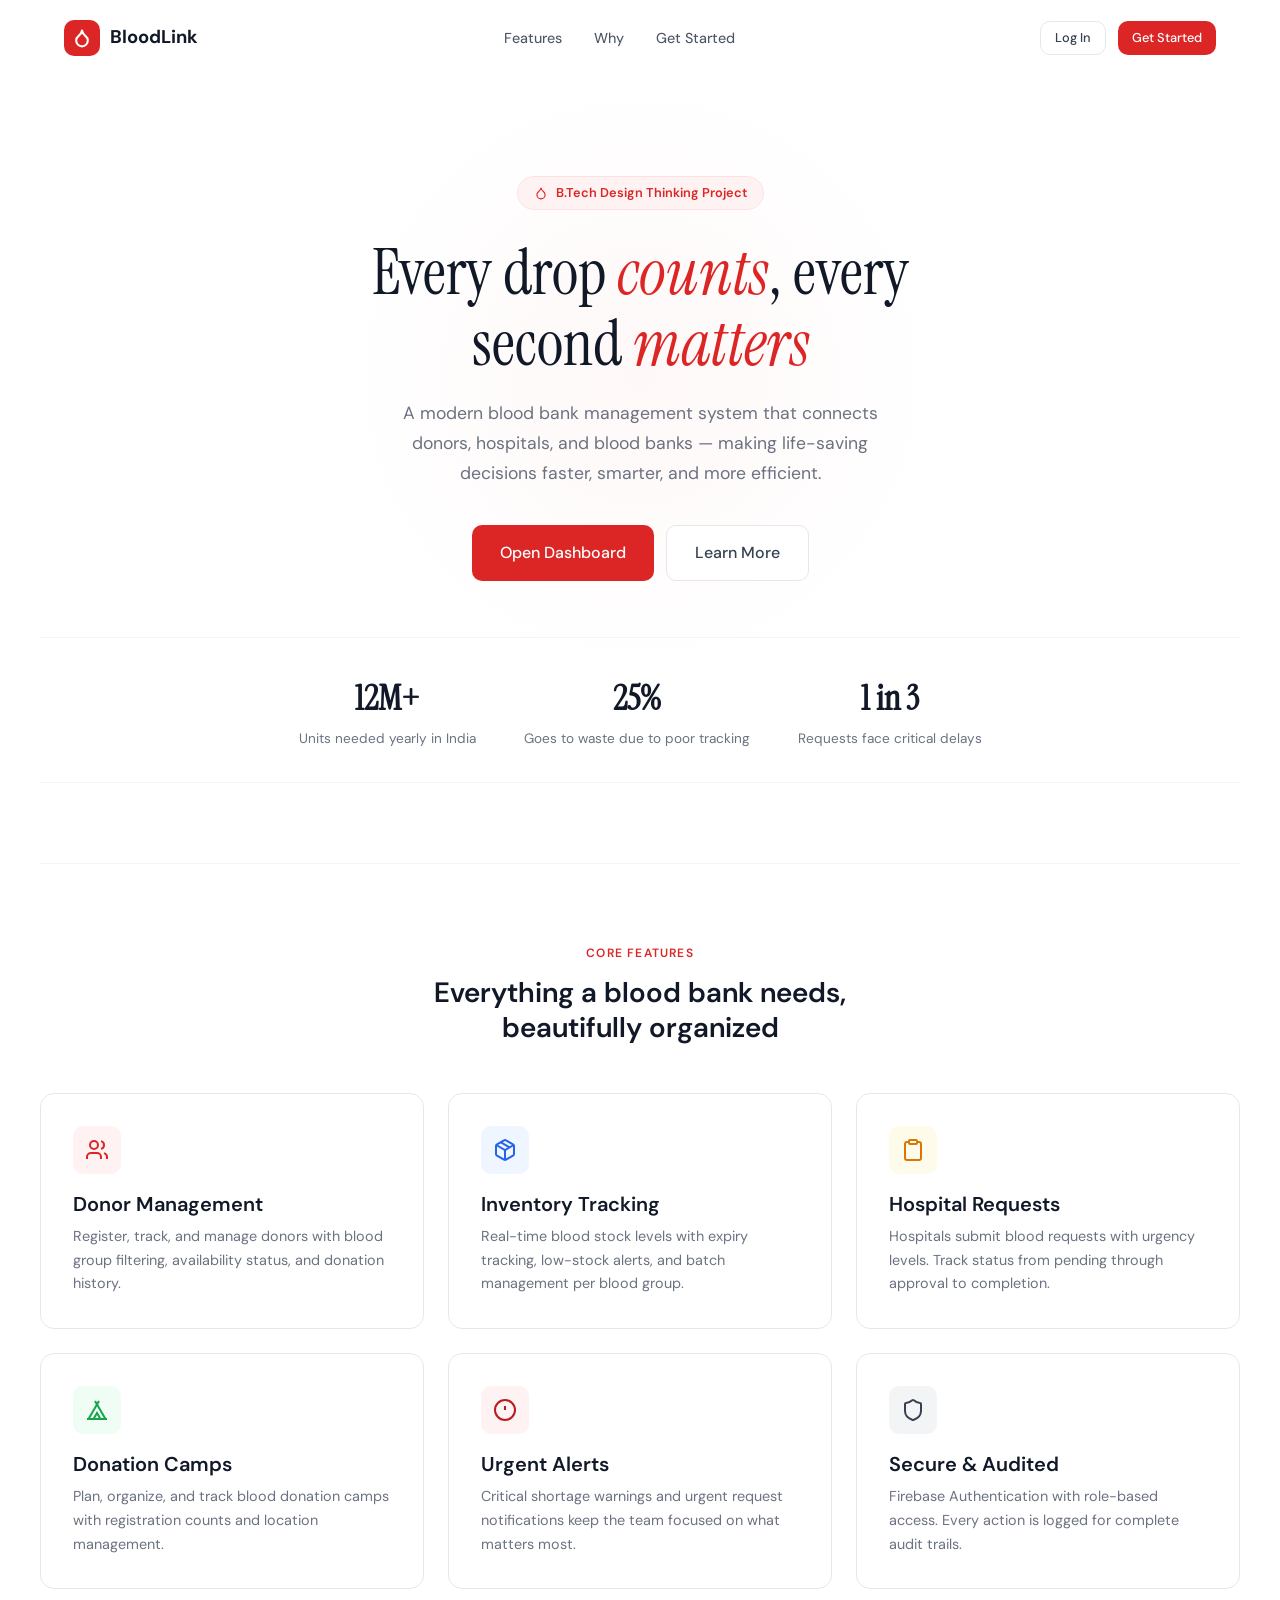
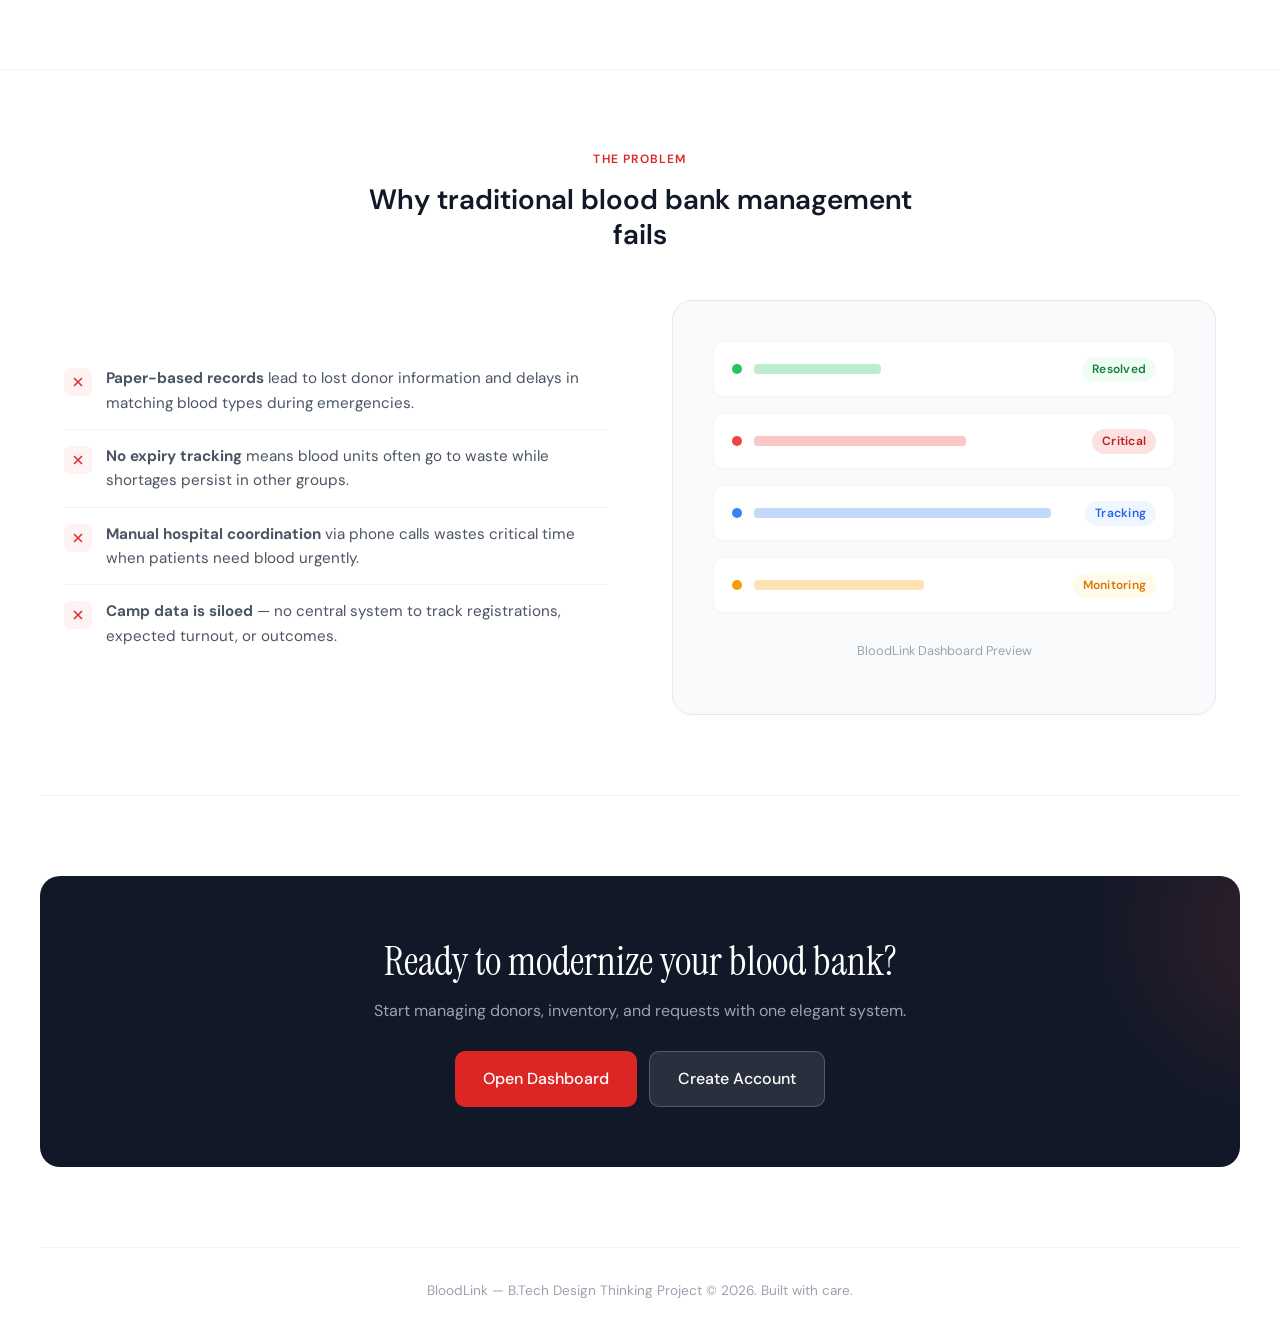
<file: index.html>
<!DOCTYPE html>
<html lang="en">
<head>
  <meta charset="UTF-8">
  <meta name="viewport" content="width=device-width, initial-scale=1.0">
  <title>BloodLink — Blood Bank Management System</title>
  <link rel="stylesheet" href="css/style.css">
  <style>
    body { background: var(--white); }
    .landing-stats {
      display: flex; gap: 48px; justify-content: center;
      margin-top: 56px; padding: 32px 0;
      border-top: 1px solid var(--gray-100); border-bottom: 1px solid var(--gray-100);
    }
    .landing-stat { text-align: center; }
    .landing-stat .num { font-size: 2.2rem; font-weight: 700; color: var(--gray-900); font-family: var(--font-display); }
    .landing-stat .label { font-size: 0.85rem; color: var(--gray-500); margin-top: 2px; }
    .section-eyebrow {
      font-size: 0.75rem; font-weight: 600; text-transform: uppercase;
      letter-spacing: 0.1em; color: var(--red-600); margin-bottom: 12px;
    }
    .section-title { max-width: 520px; }
    .section-desc { color: var(--gray-500); max-width: 520px; margin-top: 8px; line-height: 1.7; }
    .solution-visual {
      background: var(--gray-50); border: 1px solid var(--gray-200);
      border-radius: var(--radius-xl); padding: 40px;
      display: flex; flex-direction: column; gap: 16px;
    }
    .mock-row { display: flex; gap: 12px; align-items: center; padding: 14px 18px; background: var(--white); border-radius: var(--radius-md); border: 1px solid var(--gray-100); }
    .mock-row .dot { width: 10px; height: 10px; border-radius: 50%; flex-shrink: 0; }
    .mock-row .bar { height: 10px; border-radius: 4px; background: var(--gray-100); }
    .stagger-1 { animation: fadeInUp 0.5s ease 0.1s both; }
    .stagger-2 { animation: fadeInUp 0.5s ease 0.2s both; }
    .stagger-3 { animation: fadeInUp 0.5s ease 0.3s both; }
    .stagger-4 { animation: fadeInUp 0.5s ease 0.4s both; }
    .stagger-5 { animation: fadeInUp 0.5s ease 0.5s both; }
    .stagger-6 { animation: fadeInUp 0.5s ease 0.6s both; }
  </style>
</head>
<body>

<header class="container">
  <nav class="landing-nav">
    <div class="logo">
      <div class="logo-icon">
        <svg width="20" height="20" viewBox="0 0 24 24" fill="none" stroke="white" stroke-width="2.5" stroke-linecap="round" stroke-linejoin="round"><path d="M12 22a7 7 0 0 0 7-7c0-2-1-3.9-3-5.5s-3.5-4-4-6.5c-.5 2.5-2 4.9-4 6.5C6 11.1 5 13 5 15a7 7 0 0 0 7 7z"/></svg>
      </div>
      BloodLink
    </div>
    <ul class="nav-links">
      <li><a href="#features">Features</a></li>
      <li><a href="#problem">Why</a></li>
      <li><a href="#cta">Get Started</a></li>
    </ul>
    <div class="flex gap-3">
      <a href="login.html" class="btn btn-secondary btn-sm">Log In</a>
      <a href="login.html" class="btn btn-primary btn-sm">Get Started</a>
    </div>
  </nav>
</header>

<section class="hero-section container">
  <div class="stagger-1">
    <span class="hero-tag">
      <svg width="14" height="14" viewBox="0 0 24 24" fill="none" stroke="currentColor" stroke-width="2"><path d="M12 22a7 7 0 0 0 7-7c0-2-1-3.9-3-5.5s-3.5-4-4-6.5c-.5 2.5-2 4.9-4 6.5C6 11.1 5 13 5 15a7 7 0 0 0 7 7z"/></svg>
      B.Tech Design Thinking Project
    </span>
  </div>
  <h1 class="hero-title stagger-2">Every drop <em>counts</em>, every second <em>matters</em></h1>
  <p class="hero-desc stagger-3">A modern blood bank management system that connects donors, hospitals, and blood banks — making life-saving decisions faster, smarter, and more efficient.</p>
  <div class="hero-actions stagger-4">
    <a href="dashboard.html" class="btn btn-primary btn-lg">Open Dashboard</a>
    <a href="#features" class="btn btn-secondary btn-lg">Learn More</a>
  </div>

  <div class="landing-stats stagger-5">
    <div class="landing-stat">
      <div class="num">12M+</div>
      <div class="label">Units needed yearly in India</div>
    </div>
    <div class="landing-stat">
      <div class="num">25%</div>
      <div class="label">Goes to waste due to poor tracking</div>
    </div>
    <div class="landing-stat">
      <div class="num">1 in 3</div>
      <div class="label">Requests face critical delays</div>
    </div>
  </div>
</section>

<section id="features" class="features-section container">
  <div class="text-center">
    <div class="section-eyebrow">Core Features</div>
    <h2 style="max-width:480px;margin:0 auto">Everything a blood bank needs, beautifully organized</h2>
  </div>
  <div class="features-grid">
    <div class="feature-card stagger-1">
      <div class="feature-icon" style="background:var(--red-50);color:var(--red-600)">
        <svg width="24" height="24" viewBox="0 0 24 24" fill="none" stroke="currentColor" stroke-width="2"><path d="M16 21v-2a4 4 0 0 0-4-4H6a4 4 0 0 0-4 4v2"/><circle cx="9" cy="7" r="4"/><path d="M22 21v-2a4 4 0 0 0-3-3.87"/><path d="M16 3.13a4 4 0 0 1 0 7.75"/></svg>
      </div>
      <h3>Donor Management</h3>
      <p>Register, track, and manage donors with blood group filtering, availability status, and donation history.</p>
    </div>
    <div class="feature-card stagger-2">
      <div class="feature-icon" style="background:var(--blue-50);color:var(--blue-600)">
        <svg width="24" height="24" viewBox="0 0 24 24" fill="none" stroke="currentColor" stroke-width="2"><path d="M16.5 9.4 7.55 4.24"/><path d="M21 16V8a2 2 0 0 0-1-1.73l-7-4a2 2 0 0 0-2 0l-7 4A2 2 0 0 0 3 8v8a2 2 0 0 0 1 1.73l7 4a2 2 0 0 0 2 0l7-4A2 2 0 0 0 21 16z"/><polyline points="3.29 7 12 12 20.71 7"/><line x1="12" x2="12" y1="22" y2="12"/></svg>
      </div>
      <h3>Inventory Tracking</h3>
      <p>Real-time blood stock levels with expiry tracking, low-stock alerts, and batch management per blood group.</p>
    </div>
    <div class="feature-card stagger-3">
      <div class="feature-icon" style="background:var(--amber-50);color:var(--amber-600)">
        <svg width="24" height="24" viewBox="0 0 24 24" fill="none" stroke="currentColor" stroke-width="2"><rect width="8" height="4" x="8" y="2" rx="1" ry="1"/><path d="M16 4h2a2 2 0 0 1 2 2v14a2 2 0 0 1-2 2H6a2 2 0 0 1-2-2V6a2 2 0 0 1 2-2h2"/></svg>
      </div>
      <h3>Hospital Requests</h3>
      <p>Hospitals submit blood requests with urgency levels. Track status from pending through approval to completion.</p>
    </div>
    <div class="feature-card stagger-4">
      <div class="feature-icon" style="background:var(--green-50);color:var(--green-600)">
        <svg width="24" height="24" viewBox="0 0 24 24" fill="none" stroke="currentColor" stroke-width="2"><path d="M3.5 21 14 3"/><path d="M20.5 21 10 3"/><path d="M15.5 21 12 15l-3.5 6"/><path d="M2 21h20"/></svg>
      </div>
      <h3>Donation Camps</h3>
      <p>Plan, organize, and track blood donation camps with registration counts and location management.</p>
    </div>
    <div class="feature-card stagger-5">
      <div class="feature-icon" style="background:var(--red-50);color:var(--red-700)">
        <svg width="24" height="24" viewBox="0 0 24 24" fill="none" stroke="currentColor" stroke-width="2"><circle cx="12" cy="12" r="10"/><line x1="12" x2="12" y1="8" y2="12"/><line x1="12" x2="12.01" y1="16" y2="16"/></svg>
      </div>
      <h3>Urgent Alerts</h3>
      <p>Critical shortage warnings and urgent request notifications keep the team focused on what matters most.</p>
    </div>
    <div class="feature-card stagger-6">
      <div class="feature-icon" style="background:var(--gray-100);color:var(--gray-700)">
        <svg width="24" height="24" viewBox="0 0 24 24" fill="none" stroke="currentColor" stroke-width="2"><path d="M20 13c0 5-3.5 7.5-7.66 8.95a1 1 0 0 1-.67-.01C7.5 20.5 4 18 4 13V6a1 1 0 0 1 1-1c2 0 4.5-1.2 6.24-2.72a1.17 1.17 0 0 1 1.52 0C14.51 3.81 17 5 19 5a1 1 0 0 1 1 1z"/></svg>
      </div>
      <h3>Secure & Audited</h3>
      <p>Firebase Authentication with role-based access. Every action is logged for complete audit trails.</p>
    </div>
  </div>
</section>

<section id="problem" class="problem-section">
  <div class="container">
    <div class="text-center">
      <div class="section-eyebrow">The Problem</div>
      <h2 style="max-width:560px;margin:0 auto">Why traditional blood bank management fails</h2>
    </div>
    <div class="problem-grid">
      <div>
        <ul class="problem-list">
          <li>
            <div class="problem-icon" style="background:var(--red-50);color:var(--red-600)">
              <svg width="16" height="16" viewBox="0 0 24 24" fill="none" stroke="currentColor" stroke-width="2"><path d="M18 6 6 18"/><path d="m6 6 12 12"/></svg>
            </div>
            <div><strong>Paper-based records</strong> lead to lost donor information and delays in matching blood types during emergencies.</div>
          </li>
          <li>
            <div class="problem-icon" style="background:var(--red-50);color:var(--red-600)">
              <svg width="16" height="16" viewBox="0 0 24 24" fill="none" stroke="currentColor" stroke-width="2"><path d="M18 6 6 18"/><path d="m6 6 12 12"/></svg>
            </div>
            <div><strong>No expiry tracking</strong> means blood units often go to waste while shortages persist in other groups.</div>
          </li>
          <li>
            <div class="problem-icon" style="background:var(--red-50);color:var(--red-600)">
              <svg width="16" height="16" viewBox="0 0 24 24" fill="none" stroke="currentColor" stroke-width="2"><path d="M18 6 6 18"/><path d="m6 6 12 12"/></svg>
            </div>
            <div><strong>Manual hospital coordination</strong> via phone calls wastes critical time when patients need blood urgently.</div>
          </li>
          <li>
            <div class="problem-icon" style="background:var(--red-50);color:var(--red-600)">
              <svg width="16" height="16" viewBox="0 0 24 24" fill="none" stroke="currentColor" stroke-width="2"><path d="M18 6 6 18"/><path d="m6 6 12 12"/></svg>
            </div>
            <div><strong>Camp data is siloed</strong> — no central system to track registrations, expected turnout, or outcomes.</div>
          </li>
        </ul>
      </div>
      <div class="solution-visual">
        <div class="mock-row">
          <div class="dot" style="background:var(--green-500)"></div>
          <div class="bar" style="width:30%;background:var(--green-500);opacity:0.3"></div>
          <div style="margin-left:auto"><span class="badge badge-green">Resolved</span></div>
        </div>
        <div class="mock-row">
          <div class="dot" style="background:var(--red-500)"></div>
          <div class="bar" style="width:50%;background:var(--red-500);opacity:0.3"></div>
          <div style="margin-left:auto"><span class="badge badge-red">Critical</span></div>
        </div>
        <div class="mock-row">
          <div class="dot" style="background:var(--blue-500)"></div>
          <div class="bar" style="width:70%;background:var(--blue-500);opacity:0.3"></div>
          <div style="margin-left:auto"><span class="badge badge-blue">Tracking</span></div>
        </div>
        <div class="mock-row">
          <div class="dot" style="background:var(--amber-500)"></div>
          <div class="bar" style="width:40%;background:var(--amber-500);opacity:0.3"></div>
          <div style="margin-left:auto"><span class="badge badge-amber">Monitoring</span></div>
        </div>
        <div style="text-align:center;padding:12px 0;color:var(--gray-400);font-size:0.8rem">BloodLink Dashboard Preview</div>
      </div>
    </div>
  </div>
</section>

<section id="cta" class="cta-section container">
  <div class="cta-box">
    <h2 class="font-display">Ready to modernize your blood bank?</h2>
    <p>Start managing donors, inventory, and requests with one elegant system.</p>
    <div class="flex gap-3 justify-center" style="position:relative;z-index:1">
      <a href="dashboard.html" class="btn btn-primary btn-lg">Open Dashboard</a>
      <a href="login.html" class="btn btn-lg" style="background:rgba(255,255,255,0.1);color:white;border:1px solid rgba(255,255,255,0.2)">Create Account</a>
    </div>
  </div>
</section>

<footer class="landing-footer container">
  <p>BloodLink — B.Tech Design Thinking Project &copy; 2026. Built with care.</p>
</footer>

</body>
</html>
</file>
<file: css/style.css>
@import url('https://fonts.googleapis.com/css2?family=DM+Sans:ital,opsz,wght@0,9..40,300;0,9..40,400;0,9..40,500;0,9..40,600;0,9..40,700&family=Instrument+Serif:ital@0;1&display=swap');

:root {
  --font-body: 'DM Sans', system-ui, sans-serif;
  --font-display: 'Instrument Serif', Georgia, serif;

  --white: #FFFFFF;
  --gray-50: #F9FAFB;
  --gray-100: #F3F4F6;
  --gray-200: #E5E7EB;
  --gray-300: #D1D5DB;
  --gray-400: #9CA3AF;
  --gray-500: #6B7280;
  --gray-600: #4B5563;
  --gray-700: #374151;
  --gray-800: #1F2937;
  --gray-900: #111827;

  --red-50: #FEF2F2;
  --red-100: #FEE2E2;
  --red-200: #FECACA;
  --red-400: #F87171;
  --red-500: #EF4444;
  --red-600: #DC2626;
  --red-700: #B91C1C;
  --red-800: #991B1B;

  --green-50: #F0FDF4;
  --green-500: #22C55E;
  --green-600: #16A34A;
  --green-700: #15803D;

  --amber-50: #FFFBEB;
  --amber-500: #F59E0B;
  --amber-600: #D97706;

  --blue-50: #EFF6FF;
  --blue-500: #3B82F6;
  --blue-600: #2563EB;

  --shadow-sm: 0 1px 2px rgba(0,0,0,0.04);
  --shadow-md: 0 4px 6px -1px rgba(0,0,0,0.06), 0 2px 4px -2px rgba(0,0,0,0.06);
  --shadow-lg: 0 10px 15px -3px rgba(0,0,0,0.06), 0 4px 6px -4px rgba(0,0,0,0.06);
  --shadow-xl: 0 20px 25px -5px rgba(0,0,0,0.06), 0 8px 10px -6px rgba(0,0,0,0.06);

  --radius-sm: 6px;
  --radius-md: 10px;
  --radius-lg: 14px;
  --radius-xl: 20px;
  --radius-full: 9999px;
}

*, *::before, *::after { box-sizing: border-box; margin: 0; padding: 0; }

html { scroll-behavior: smooth; -webkit-font-smoothing: antialiased; }

body {
  font-family: var(--font-body);
  color: var(--gray-800);
  background: var(--gray-50);
  line-height: 1.6;
  font-size: 15px;
}

a { text-decoration: none; color: inherit; }
button { cursor: pointer; font-family: inherit; }
input, select, textarea { font-family: inherit; font-size: inherit; }
img { max-width: 100%; display: block; }

.font-display { font-family: var(--font-display); }
h1, h2, h3, h4 { font-weight: 600; line-height: 1.25; color: var(--gray-900); }
h1 { font-size: 2.5rem; }
h2 { font-size: 1.75rem; }
h3 { font-size: 1.25rem; }
h4 { font-size: 1.05rem; }
.text-sm { font-size: 0.875rem; }
.text-xs { font-size: 0.75rem; }
.text-muted { color: var(--gray-500); }

.container { max-width: 1200px; margin: 0 auto; padding: 0 24px; }
.flex { display: flex; }
.flex-col { flex-direction: column; }
.items-center { align-items: center; }
.justify-between { justify-content: space-between; }
.justify-center { justify-content: center; }
.gap-1 { gap: 4px; }
.gap-2 { gap: 8px; }
.gap-3 { gap: 12px; }
.gap-4 { gap: 16px; }
.gap-6 { gap: 24px; }
.gap-8 { gap: 32px; }
.grid-2 { display: grid; grid-template-columns: repeat(2, 1fr); gap: 20px; }
.grid-3 { display: grid; grid-template-columns: repeat(3, 1fr); gap: 20px; }
.grid-4 { display: grid; grid-template-columns: repeat(4, 1fr); gap: 20px; }
.w-full { width: 100%; }
.text-center { text-align: center; }
.hidden { display: none !important; }

@keyframes fadeInUp {
  from { opacity: 0; transform: translateY(16px); }
  to { opacity: 1; transform: translateY(0); }
}
@keyframes fadeIn {
  from { opacity: 0; }
  to { opacity: 1; }
}
@keyframes slideInRight {
  from { opacity: 0; transform: translateX(20px); }
  to { opacity: 1; transform: translateX(0); }
}
@keyframes pulse {
  0%, 100% { opacity: 1; }
  50% { opacity: 0.6; }
}
.animate-in { animation: fadeInUp 0.5s ease forwards; }
.animate-fade { animation: fadeIn 0.4s ease forwards; }
.animate-pulse { animation: pulse 2s infinite; }

.btn {
  display: inline-flex;
  align-items: center;
  gap: 8px;
  padding: 10px 20px;
  border-radius: var(--radius-md);
  font-weight: 500;
  font-size: 0.9rem;
  border: none;
  transition: all 0.2s ease;
  white-space: nowrap;
}
.btn-primary {
  background: var(--red-600);
  color: var(--white);
}
.btn-primary:hover { background: var(--red-700); transform: translateY(-1px); box-shadow: var(--shadow-md); }
.btn-secondary {
  background: var(--white);
  color: var(--gray-700);
  border: 1px solid var(--gray-200);
}
.btn-secondary:hover { background: var(--gray-50); border-color: var(--gray-300); }
.btn-ghost {
  background: transparent;
  color: var(--gray-600);
  padding: 8px 12px;
}
.btn-ghost:hover { background: var(--gray-100); color: var(--gray-800); }
.btn-sm { padding: 6px 14px; font-size: 0.8rem; }
.btn-lg { padding: 14px 28px; font-size: 1rem; }
.btn-icon {
  width: 36px; height: 36px; padding: 0;
  display: inline-flex; align-items: center; justify-content: center;
  border-radius: var(--radius-md); border: 1px solid var(--gray-200);
  background: var(--white); color: var(--gray-500);
  transition: all 0.2s;
}
.btn-icon:hover { background: var(--gray-50); color: var(--gray-700); }

.card {
  background: var(--white);
  border: 1px solid var(--gray-200);
  border-radius: var(--radius-lg);
  padding: 24px;
  transition: box-shadow 0.2s;
}
.card:hover { box-shadow: var(--shadow-md); }
.card-flat {
  background: var(--white);
  border: 1px solid var(--gray-100);
  border-radius: var(--radius-lg);
  padding: 24px;
}

.stat-card {
  background: var(--white);
  border: 1px solid var(--gray-200);
  border-radius: var(--radius-lg);
  padding: 24px;
  position: relative;
  overflow: hidden;
  transition: all 0.25s ease;
}
.stat-card:hover { box-shadow: var(--shadow-lg); transform: translateY(-2px); }
.stat-card .stat-icon {
  width: 44px; height: 44px;
  border-radius: var(--radius-md);
  display: flex; align-items: center; justify-content: center;
  margin-bottom: 16px;
}
.stat-card .stat-value {
  font-size: 2rem; font-weight: 700; color: var(--gray-900); line-height: 1;
  margin-bottom: 4px;
}
.stat-card .stat-label {
  font-size: 0.85rem; color: var(--gray-500); font-weight: 400;
}
.stat-card .stat-change {
  font-size: 0.8rem; font-weight: 500; margin-top: 8px;
  display: inline-flex; align-items: center; gap: 4px;
  padding: 2px 8px; border-radius: var(--radius-full);
}
.stat-change.positive { color: var(--green-700); background: var(--green-50); }
.stat-change.negative { color: var(--red-700); background: var(--red-50); }

.badge {
  display: inline-flex; align-items: center;
  padding: 3px 10px; border-radius: var(--radius-full);
  font-size: 0.75rem; font-weight: 600;
  letter-spacing: 0.02em;
}
.badge-red { background: var(--red-100); color: var(--red-700); }
.badge-green { background: var(--green-50); color: var(--green-700); }
.badge-amber { background: var(--amber-50); color: var(--amber-600); }
.badge-blue { background: var(--blue-50); color: var(--blue-600); }
.badge-gray { background: var(--gray-100); color: var(--gray-600); }

.blood-badge {
  display: inline-flex; align-items: center; justify-content: center;
  min-width: 48px; height: 28px;
  padding: 0 10px;
  border-radius: var(--radius-sm);
  font-size: 0.8rem; font-weight: 700;
  background: var(--red-50); color: var(--red-700);
  border: 1px solid var(--red-200);
  letter-spacing: 0.03em;
}

.table-wrapper {
  background: var(--white);
  border: 1px solid var(--gray-200);
  border-radius: var(--radius-lg);
  overflow: hidden;
}
.table-header {
  padding: 16px 24px;
  border-bottom: 1px solid var(--gray-100);
  display: flex; align-items: center; justify-content: space-between;
}
table {
  width: 100%;
  border-collapse: collapse;
}
thead th {
  text-align: left;
  padding: 12px 24px;
  font-size: 0.75rem;
  font-weight: 600;
  color: var(--gray-500);
  text-transform: uppercase;
  letter-spacing: 0.05em;
  background: var(--gray-50);
  border-bottom: 1px solid var(--gray-200);
}
tbody td {
  padding: 14px 24px;
  font-size: 0.875rem;
  border-bottom: 1px solid var(--gray-100);
  color: var(--gray-700);
}
tbody tr { transition: background 0.15s; }
tbody tr:hover { background: var(--gray-50); }
tbody tr:last-child td { border-bottom: none; }

.form-group { margin-bottom: 18px; }
.form-label {
  display: block;
  font-size: 0.85rem;
  font-weight: 500;
  color: var(--gray-700);
  margin-bottom: 6px;
}
.form-input {
  width: 100%;
  padding: 10px 14px;
  border: 1px solid var(--gray-200);
  border-radius: var(--radius-md);
  font-size: 0.9rem;
  color: var(--gray-800);
  background: var(--white);
  transition: border-color 0.2s, box-shadow 0.2s;
  outline: none;
}
.form-input:focus {
  border-color: var(--red-400);
  box-shadow: 0 0 0 3px rgba(239, 68, 68, 0.1);
}
.form-input::placeholder { color: var(--gray-400); }
select.form-input { appearance: none; background-image: url("data:image/svg+xml,%3Csvg xmlns='http://www.w3.org/2000/svg' width='16' height='16' viewBox='0 0 24 24' fill='none' stroke='%239CA3AF' stroke-width='2'%3E%3Cpath d='m6 9 6 6 6-6'/%3E%3C/svg%3E"); background-repeat: no-repeat; background-position: right 12px center; padding-right: 36px; }
textarea.form-input { resize: vertical; min-height: 80px; }

.search-bar {
  position: relative;
  max-width: 320px;
}
.search-bar svg {
  position: absolute; left: 14px; top: 50%; transform: translateY(-50%);
  color: var(--gray-400); pointer-events: none;
}
.search-bar input {
  padding-left: 40px;
}

.modal-overlay {
  position: fixed; inset: 0;
  background: rgba(0,0,0,0.4);
  backdrop-filter: blur(4px);
  z-index: 1000;
  display: flex; align-items: center; justify-content: center;
  opacity: 0; pointer-events: none;
  transition: opacity 0.25s;
}
.modal-overlay.active { opacity: 1; pointer-events: auto; }
.modal {
  background: var(--white);
  border-radius: var(--radius-xl);
  width: 90%; max-width: 540px;
  max-height: 85vh; overflow-y: auto;
  padding: 32px;
  box-shadow: var(--shadow-xl);
  transform: translateY(16px) scale(0.98);
  transition: transform 0.25s;
}
.modal-overlay.active .modal { transform: translateY(0) scale(1); }
.modal-title {
  font-size: 1.2rem; font-weight: 600; margin-bottom: 4px;
}
.modal-subtitle {
  font-size: 0.85rem; color: var(--gray-500); margin-bottom: 24px;
}
.modal-actions {
  display: flex; gap: 12px; justify-content: flex-end; margin-top: 24px;
  padding-top: 20px; border-top: 1px solid var(--gray-100);
}

.app-layout {
  display: flex;
  min-height: 100vh;
}
.sidebar {
  width: 260px;
  background: var(--white);
  border-right: 1px solid var(--gray-200);
  display: flex;
  flex-direction: column;
  position: fixed;
  top: 0; left: 0; bottom: 0;
  z-index: 100;
  transition: transform 0.3s;
}
.sidebar-brand {
  padding: 24px;
  border-bottom: 1px solid var(--gray-100);
  display: flex; align-items: center; gap: 12px;
}
.sidebar-brand .brand-icon {
  width: 38px; height: 38px;
  background: var(--red-600);
  border-radius: var(--radius-md);
  display: flex; align-items: center; justify-content: center;
  color: var(--white);
}
.sidebar-brand h2 {
  font-size: 1.1rem; font-weight: 700; color: var(--gray-900);
}
.sidebar-brand span { font-size: 0.75rem; color: var(--gray-400); }

.sidebar-nav { padding: 16px 12px; flex: 1; }
.nav-section { margin-bottom: 24px; }
.nav-section-title {
  font-size: 0.68rem; font-weight: 600;
  text-transform: uppercase; letter-spacing: 0.08em;
  color: var(--gray-400); padding: 0 12px; margin-bottom: 8px;
}
.nav-item {
  display: flex; align-items: center; gap: 10px;
  padding: 10px 12px; border-radius: var(--radius-md);
  color: var(--gray-600); font-size: 0.9rem; font-weight: 450;
  transition: all 0.15s; cursor: pointer;
  text-decoration: none;
}
.nav-item:hover { background: var(--gray-50); color: var(--gray-800); }
.nav-item.active {
  background: var(--red-50); color: var(--red-700); font-weight: 550;
}
.nav-item svg { width: 18px; height: 18px; flex-shrink: 0; }

.sidebar-footer {
  padding: 16px;
  border-top: 1px solid var(--gray-100);
}
.user-info {
  display: flex; align-items: center; gap: 10px; padding: 8px;
  border-radius: var(--radius-md);
}
.user-avatar {
  width: 34px; height: 34px;
  background: var(--red-100); color: var(--red-600);
  border-radius: var(--radius-full);
  display: flex; align-items: center; justify-content: center;
  font-weight: 700; font-size: 0.85rem;
}
.user-details .name { font-size: 0.85rem; font-weight: 600; color: var(--gray-800); }
.user-details .role { font-size: 0.72rem; color: var(--gray-400); }

.main-content {
  margin-left: 260px;
  flex: 1;
  min-height: 100vh;
}
.page-header {
  padding: 28px 32px 0;
}
.page-header h1 {
  font-size: 1.65rem; font-weight: 700;
}
.page-header .subtitle {
  color: var(--gray-500); font-size: 0.9rem; margin-top: 2px;
}
.page-body { padding: 24px 32px 40px; }

.topbar {
  display: flex; align-items: center; justify-content: space-between;
  padding: 16px 32px;
  border-bottom: 1px solid var(--gray-100);
  background: var(--white);
  position: sticky; top: 0; z-index: 50;
}
.topbar-left { display: flex; align-items: center; gap: 16px; }
.topbar-right { display: flex; align-items: center; gap: 12px; }
.notif-btn {
  position: relative;
  width: 38px; height: 38px;
  border-radius: var(--radius-md);
  border: 1px solid var(--gray-200);
  background: var(--white);
  display: flex; align-items: center; justify-content: center;
  color: var(--gray-500); cursor: pointer;
  transition: all 0.2s;
}
.notif-btn:hover { background: var(--gray-50); }
.notif-dot {
  position: absolute; top: 8px; right: 8px;
  width: 7px; height: 7px;
  background: var(--red-500); border-radius: 50%;
  border: 2px solid var(--white);
}

.empty-state {
  text-align: center;
  padding: 60px 20px;
  color: var(--gray-400);
}
.empty-state svg { margin: 0 auto 16px; color: var(--gray-300); }
.empty-state p { font-size: 0.9rem; }

.urgency-dot {
  width: 8px; height: 8px;
  border-radius: 50%;
  display: inline-block;
  margin-right: 6px;
}
.urgency-critical { background: var(--red-500); }
.urgency-high { background: var(--amber-500); }
.urgency-normal { background: var(--green-500); }

.status-pill {
  display: inline-flex; align-items: center; gap: 5px;
  padding: 4px 12px; border-radius: var(--radius-full);
  font-size: 0.75rem; font-weight: 600;
}
.status-pending { background: var(--gray-100); color: var(--gray-600); }
.status-approved { background: var(--blue-50); color: var(--blue-600); }
.status-matched { background: var(--amber-50); color: var(--amber-600); }
.status-completed { background: var(--green-50); color: var(--green-700); }

.progress-bar {
  height: 6px; background: var(--gray-100);
  border-radius: var(--radius-full); overflow: hidden;
}
.progress-fill {
  height: 100%; border-radius: var(--radius-full);
  transition: width 0.5s ease;
}

.landing-nav {
  display: flex; align-items: center; justify-content: space-between;
  padding: 20px 0;
}
.landing-nav .logo {
  display: flex; align-items: center; gap: 10px;
  font-weight: 700; font-size: 1.15rem; color: var(--gray-900);
}
.landing-nav .logo-icon {
  width: 36px; height: 36px;
  background: var(--red-600);
  border-radius: var(--radius-md);
  display: flex; align-items: center; justify-content: center;
  color: var(--white);
}
.landing-nav .nav-links {
  display: flex; align-items: center; gap: 32px;
  list-style: none;
}
.landing-nav .nav-links a {
  font-size: 0.9rem; color: var(--gray-600); font-weight: 450;
  transition: color 0.2s;
}
.landing-nav .nav-links a:hover { color: var(--gray-900); }

.hero-section {
  padding: 100px 0 80px;
  text-align: center;
  position: relative;
}
.hero-section::before {
  content: '';
  position: absolute;
  top: 0; left: 50%; transform: translateX(-50%);
  width: 600px; height: 600px;
  background: radial-gradient(circle, rgba(239,68,68,0.04) 0%, transparent 70%);
  border-radius: 50%;
  pointer-events: none;
}
.hero-tag {
  display: inline-flex; align-items: center; gap: 8px;
  padding: 6px 16px; border-radius: var(--radius-full);
  background: var(--red-50); color: var(--red-600);
  font-size: 0.8rem; font-weight: 600;
  margin-bottom: 28px;
  border: 1px solid var(--red-100);
}
.hero-title {
  font-family: var(--font-display);
  font-size: 4rem;
  font-weight: 400;
  line-height: 1.1;
  color: var(--gray-900);
  max-width: 680px;
  margin: 0 auto 20px;
}
.hero-title em { font-style: italic; color: var(--red-600); }
.hero-desc {
  font-size: 1.1rem; color: var(--gray-500);
  max-width: 520px; margin: 0 auto 36px;
  line-height: 1.7;
}
.hero-actions { display: flex; gap: 12px; justify-content: center; }

.features-section {
  padding: 80px 0;
  border-top: 1px solid var(--gray-100);
}
.features-grid {
  display: grid; grid-template-columns: repeat(3, 1fr); gap: 24px;
  margin-top: 48px;
}
.feature-card {
  padding: 32px;
  background: var(--white);
  border: 1px solid var(--gray-200);
  border-radius: var(--radius-lg);
  transition: all 0.25s;
}
.feature-card:hover { box-shadow: var(--shadow-lg); transform: translateY(-3px); }
.feature-icon {
  width: 48px; height: 48px;
  border-radius: var(--radius-md);
  display: flex; align-items: center; justify-content: center;
  margin-bottom: 18px;
}
.feature-card h3 { margin-bottom: 8px; }
.feature-card p { color: var(--gray-500); font-size: 0.9rem; line-height: 1.65; }

.problem-section {
  padding: 80px 0;
  background: var(--white);
  border-top: 1px solid var(--gray-100);
}
.problem-grid {
  display: grid; grid-template-columns: 1fr 1fr; gap: 64px;
  align-items: center; margin-top: 48px;
}
.problem-list { list-style: none; }
.problem-list li {
  display: flex; align-items: flex-start; gap: 14px;
  padding: 14px 0;
  border-bottom: 1px solid var(--gray-100);
  font-size: 0.95rem; color: var(--gray-600);
}
.problem-list li:last-child { border-bottom: none; }
.problem-icon {
  width: 28px; height: 28px; flex-shrink: 0;
  border-radius: var(--radius-sm);
  display: flex; align-items: center; justify-content: center;
  margin-top: 2px;
}

.cta-section {
  padding: 80px 0;
  text-align: center;
  border-top: 1px solid var(--gray-100);
}
.cta-box {
  background: var(--gray-900);
  border-radius: var(--radius-xl);
  padding: 60px;
  color: var(--white);
  position: relative; overflow: hidden;
}
.cta-box::after {
  content: '';
  position: absolute; top: -50%; right: -20%;
  width: 400px; height: 400px;
  background: radial-gradient(circle, rgba(239,68,68,0.15) 0%, transparent 70%);
  border-radius: 50%;
  pointer-events: none;
}
.cta-box h2 {
  font-family: var(--font-display);
  font-size: 2.5rem; font-weight: 400; color: var(--white);
  margin-bottom: 12px;
}
.cta-box p { color: var(--gray-400); font-size: 1rem; margin-bottom: 28px; }

.landing-footer {
  padding: 32px 0;
  border-top: 1px solid var(--gray-100);
  text-align: center;
  color: var(--gray-400);
  font-size: 0.85rem;
}

.auth-wrapper {
  min-height: 100vh;
  display: flex;
}
.auth-left {
  flex: 1;
  display: flex; align-items: center; justify-content: center;
  padding: 40px;
}
.auth-right {
  width: 45%;
  background: var(--gray-900);
  display: flex; align-items: center; justify-content: center;
  padding: 40px;
  position: relative; overflow: hidden;
}
.auth-right::before {
  content: '';
  position: absolute; top: 20%; right: -10%;
  width: 400px; height: 400px;
  background: radial-gradient(circle, rgba(239,68,68,0.12) 0%, transparent 70%);
  border-radius: 50%;
}
.auth-right-content {
  position: relative; z-index: 1; color: var(--white);
  max-width: 360px;
}
.auth-right-content h2 {
  font-family: var(--font-display);
  font-size: 2.2rem; font-weight: 400; color: var(--white);
  margin-bottom: 16px;
}
.auth-right-content p { color: var(--gray-400); line-height: 1.7; }
.auth-form-box { max-width: 400px; width: 100%; }
.auth-form-box .logo {
  display: flex; align-items: center; gap: 10px;
  font-weight: 700; font-size: 1.1rem; margin-bottom: 40px;
}
.auth-tabs {
  display: flex; gap: 4px; padding: 4px;
  background: var(--gray-100); border-radius: var(--radius-md);
  margin-bottom: 28px;
}
.auth-tab {
  flex: 1; padding: 10px; text-align: center;
  border-radius: var(--radius-sm); border: none;
  background: transparent; font-weight: 500; font-size: 0.9rem;
  color: var(--gray-500); cursor: pointer; transition: all 0.2s;
}
.auth-tab.active {
  background: var(--white); color: var(--gray-800);
  box-shadow: var(--shadow-sm);
}

.toast-container {
  position: fixed; top: 20px; right: 20px; z-index: 2000;
  display: flex; flex-direction: column; gap: 8px;
}
.toast {
  padding: 14px 20px;
  background: var(--white);
  border: 1px solid var(--gray-200);
  border-radius: var(--radius-md);
  box-shadow: var(--shadow-lg);
  font-size: 0.875rem;
  display: flex; align-items: center; gap: 10px;
  animation: slideInRight 0.3s ease;
  min-width: 280px;
}
.toast.success { border-left: 3px solid var(--green-500); }
.toast.error { border-left: 3px solid var(--red-500); }
.toast.warning { border-left: 3px solid var(--amber-500); }

.skeleton {
  background: linear-gradient(90deg, var(--gray-100) 25%, var(--gray-50) 50%, var(--gray-100) 75%);
  background-size: 200% 100%;
  animation: shimmer 1.5s infinite;
  border-radius: var(--radius-sm);
}
@keyframes shimmer {
  0% { background-position: 200% 0; }
  100% { background-position: -200% 0; }
}

.mobile-toggle {
  display: none;
  width: 40px; height: 40px;
  border: 1px solid var(--gray-200);
  border-radius: var(--radius-md);
  background: var(--white);
  align-items: center; justify-content: center;
  cursor: pointer;
}

@media (max-width: 1024px) {
  .grid-4 { grid-template-columns: repeat(2, 1fr); }
  .features-grid { grid-template-columns: repeat(2, 1fr); }
  .problem-grid { grid-template-columns: 1fr; gap: 32px; }
}
@media (max-width: 768px) {
  .sidebar { transform: translateX(-100%); }
  .sidebar.open { transform: translateX(0); }
  .main-content { margin-left: 0; }
  .mobile-toggle { display: flex; }
  .grid-4, .grid-3, .grid-2 { grid-template-columns: 1fr; }
  .features-grid { grid-template-columns: 1fr; }
  .hero-title { font-size: 2.5rem; }
  .auth-right { display: none; }
  .auth-left { padding: 24px; }
  .landing-nav .nav-links { display: none; }
  .page-body { padding: 16px; }
  .topbar { padding: 12px 16px; }
  .page-header { padding: 20px 16px 0; }
  table { font-size: 0.8rem; }
  thead th, tbody td { padding: 10px 12px; }
}
</file>
